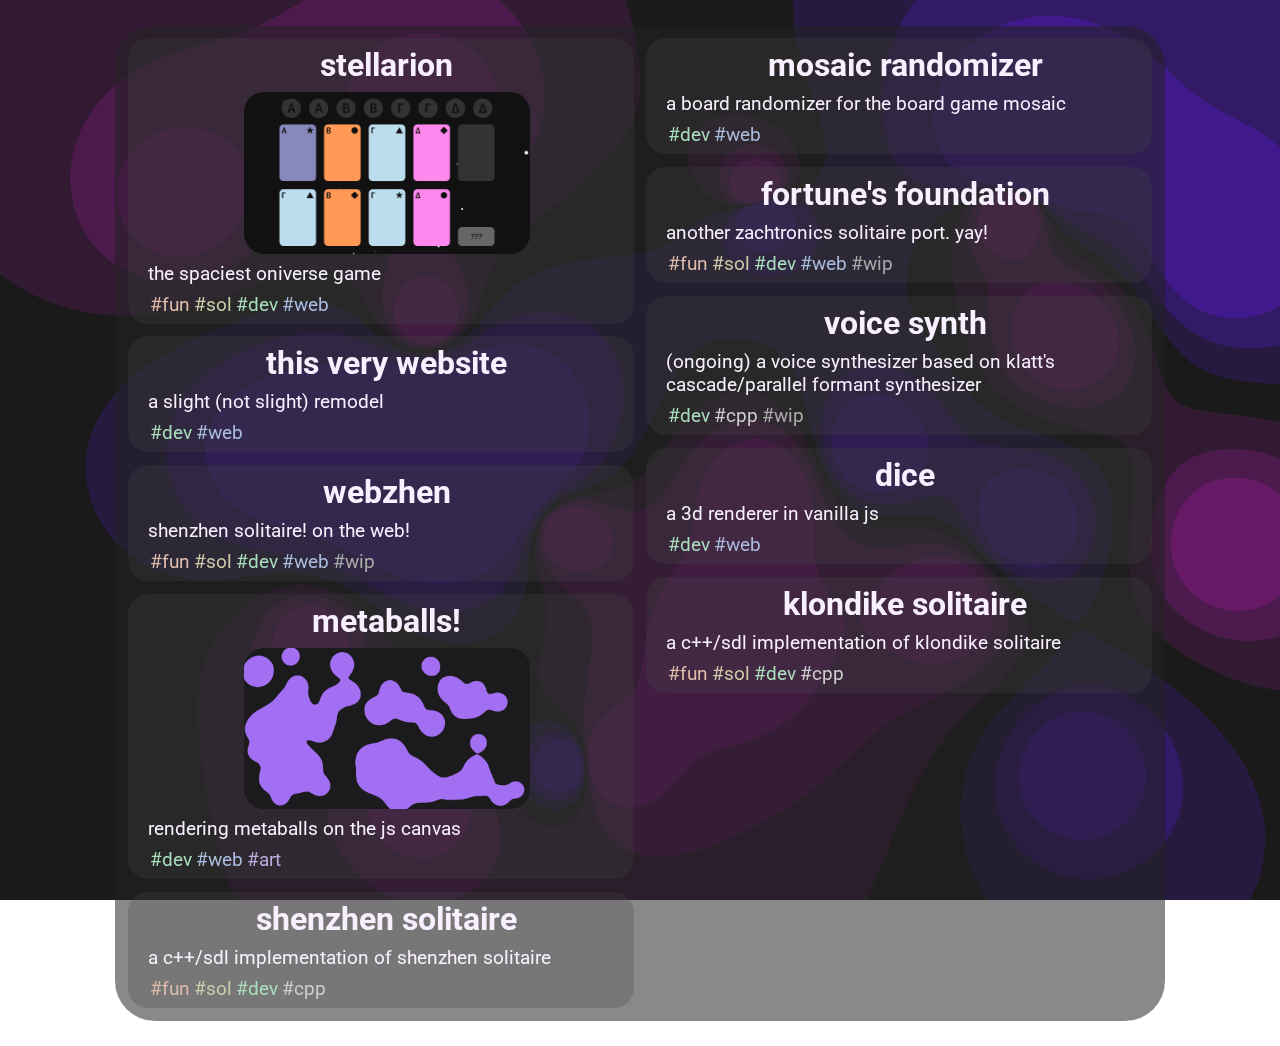
<file: index.html>
<!DOCTYPE html>
<html lang="en">
<head>
    <meta charset="UTF-8">
    <meta name="viewport" content="width=device-width, initial-scale=1.0">
    <title>home | nyxbird</title>
    <link rel="stylesheet" href="styles.css">
    <script src="boxes.js"></script>
    <script src="main.js"></script>
    <script src="shader/shader.js"></script>
    <script src="shader/bg.js"></script>
</head>
<body>
    <canvas id="bg"></canvas>
    <div id="boxgrid"></div>
</body>
</html>
</file>
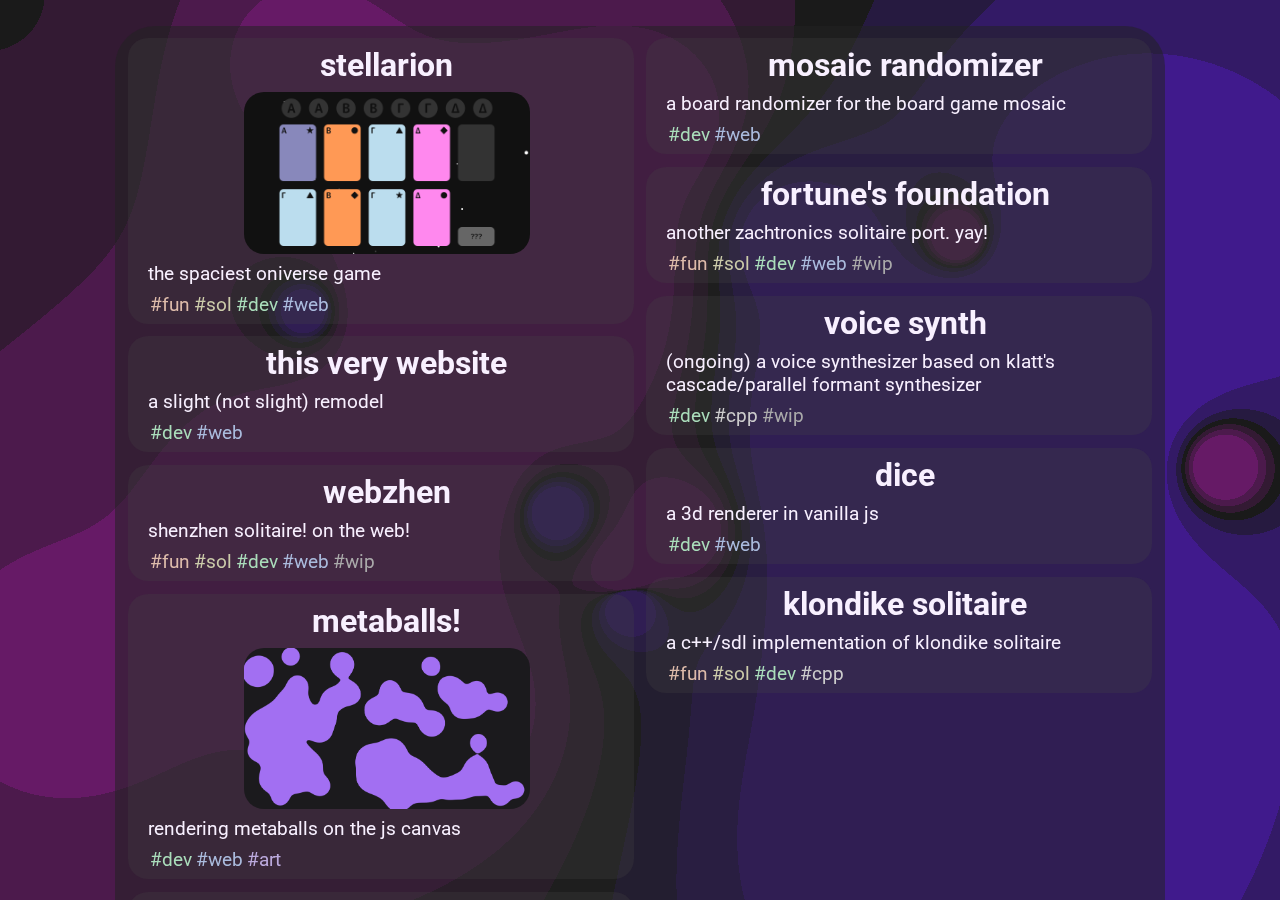
<file: page/index.html>
<!DOCTYPE html>
<html lang="en">
<head>
    <!--Redirects to the home page-->
    <meta charset="UTF-8">
    <meta name="viewport" content="width=device-width, initial-scale=1.0">
    <meta http-equiv="refresh" content="0; url=../" />
</head>
</html>
</file>
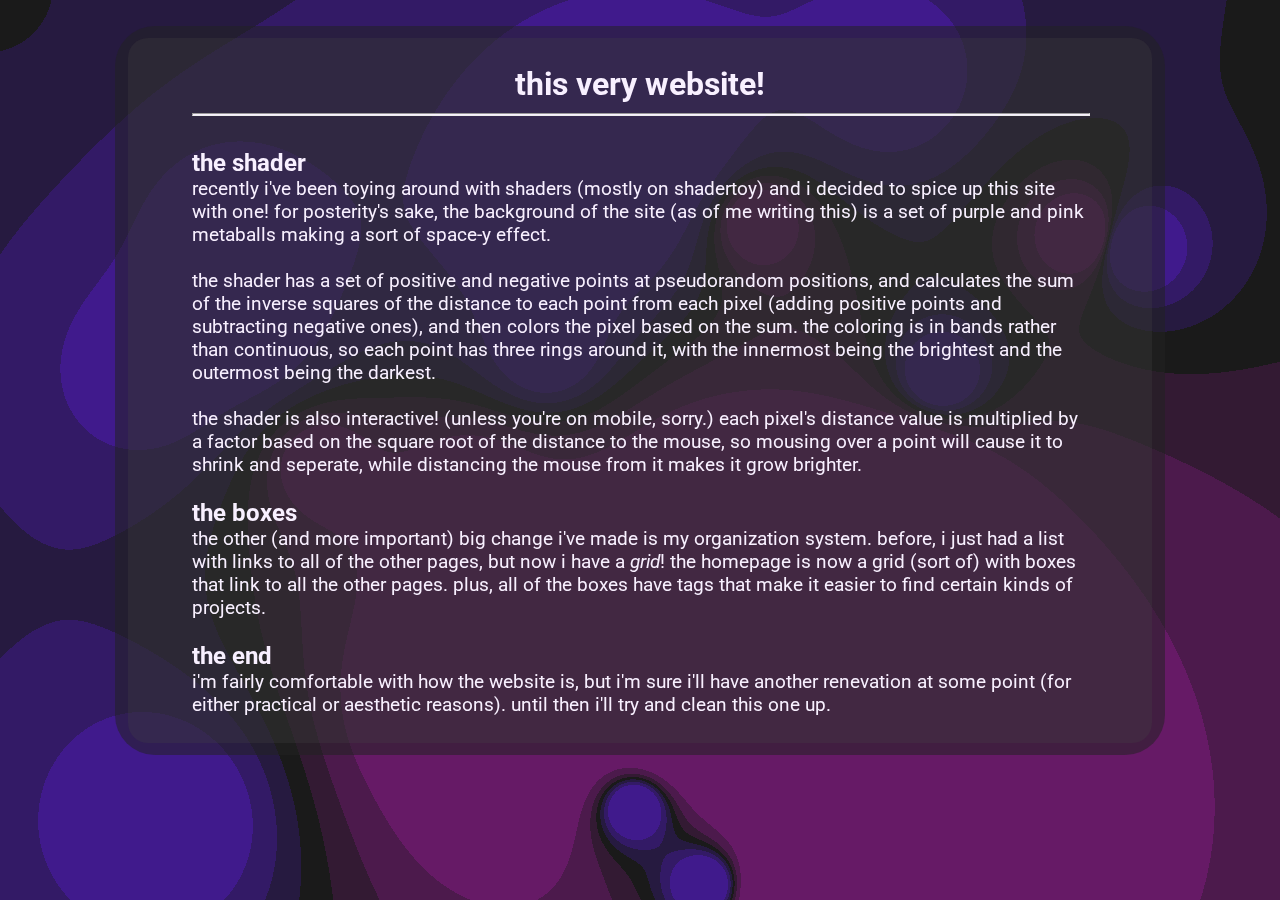
<file: page/this-website/index.html>
<!DOCTYPE html>
<html lang="en">
<head>
    <meta charset="UTF-8">
    <meta name="viewport" content="width=device-width, initial-scale=1.0">
    <title>this very website! | nyxbird</title>
    <link rel="stylesheet" href="../../styles.css">
    <!-- <script src="../../boxes.js"></script>
    <script src="../../main.js"></script> -->
    <script src="../../shader/shader.js"></script>
    <script src="../../shader/bg.js"></script>
</head>
<body>
    <canvas id="bg"></canvas>
    <div class="outerpage">
        <div class="innerpage">
            <p class="boxtitle">this very website!</p>
            <hr>
            <br>
            <p class="subtitle">the shader</p>
            <p>
                recently i've been toying around with shaders (mostly on shadertoy)
                and i decided to spice up this site with one! for posterity's sake,
                the background of the site (as of me writing this) is a set of purple
                and pink metaballs making a sort of space-y effect.
                <br><br>
                the shader has a set of positive and negative points at pseudorandom positions,
                and calculates the sum of the inverse squares of the distance to each point
                from each pixel (adding positive points and subtracting negative ones), and then
                colors the pixel based on the sum. the coloring is in bands rather than continuous,
                so each point has three rings around it, with the innermost being the brightest
                and the outermost being the darkest.
                <br><br>
                the shader is also interactive! (unless you're on mobile, sorry.) each pixel's distance value
                is multiplied by a factor based on the square root of the distance to the mouse, so
                mousing over a point will cause it to shrink and seperate, while distancing the mouse
                from it makes it grow brighter.
            </p>
            <br>
            <p class="subtitle">the boxes</p>
            <p>
                the other (and more important) big change i've made is my organization system.
                before, i just had a list with links to all of the other pages, but now i have
                a <em>grid</em>! the homepage is now a grid (sort of) with boxes that link to all
                the other pages. plus, all of the boxes have tags that make it easier to find
                certain kinds of projects.
                <br><br>
            </p>
            <p class="subtitle">the end</p>
            <p>
                i'm fairly comfortable with how the website is, but i'm sure i'll have another
                renevation at some point (for either practical or aesthetic reasons). until then i'll
                try and clean this one up.
            </p>
        </div>
    </div>
</body>
</html>
</file>
<file: styles.css>
@import url('https://fonts.googleapis.com/css2?family=Roboto:ital,wght@0,100;0,300;0,400;0,500;0,700;0,900;1,100;1,300;1,400;1,500;1,700;1,900&display=swap');

:root {
    /* --bg: #242028; */
    --bg2: #2228;
    /* --bg2: #2d2831; */
    --bg3: #4444;
    /* --bg3: #36303a; */
    --bg4: #6664;
    /* --bg4: #3f3843; */
    --text: #f8f0ff;

    --tags: #bbb;
    --box-bg: #fff1;
}

a {
    text-decoration: none;
}

body {
    margin: 0;
    background-color: var(--bg);
    color: var(--text);
    /* font-family:Roboto, Arial, Helvetica, sans-serif; */
    font-family: Roboto, Arial, Helvetica, sans-serif;
    font-size:larger;
}

#bg {
    position:fixed;
    top:0;
    left:0;
    display:block;
    z-index: -1;
    overflow: hidden;
}

#boxgrid {
    margin: 2vw auto 2vw;
    display:flex;
    /* align-items: center; */
    justify-content: space-evenly;
    width: 80vw;
    background-color: var(--bg2);
    border-radius: 40px;
    gap: 1vw;
    padding: 1vw;
    /* min-height: 100vw; */
}

.boxcol {
    display:flex;
    flex: 1 1 0px;
    /* flex-grow: 1; */
    /* width: calc(77vw/3); */
    flex-direction: column;
    justify-content: flex-start;
    gap: 1vw;
}

.box {
    padding: 16px 8px;
    background-color: var(--bg3);
    /* flex-grow: 1; */
    min-height: 5vh;
    border-radius: 20px;
    min-height:100px;
    /* min-width: 19vw; */
    display: flex;
    flex-direction: column;
    align-items: baseline;
    justify-content: center;
    padding: 8px;
    padding-left: 20px;
    gap:8px;
    color:var(--text);
    text-decoration: none;
    transition: background-color .3s ease-in-out;
}

.box.clickable:hover {
    background-color: var(--bg4);
}

.boxtitle {
    font-weight: bold;
    font-size:xx-large;
    align-self:center;
}

.thumbnail {
    width: 60%;
    align-self:center;
    border-radius: 20px;
}

.boxtags {
    color: var(--tags);
    font-weight: 400;
    /* font-size: medium; */
}

.boxtag {
    color: var(--tag-color);
    padding: 0px 2px;
}

.boxtag:hover {
    background-color: var(--tag-color);
    color: #222;
    font-weight: 900;
    border-radius: 4px;
}

.outerpage {
    margin: 2vw auto 2vw;
    display:flex;
    /* align-items: center; */
    width: 80vw;
    background-color: var(--bg2);
    border-radius: 40px;
    padding: 1vw;
}

.innerpage {
    flex: 1 1 0px;
    background-color: var(--bg3);
    border-radius: 20px;
    display:flex;
    flex-direction: column;
    padding: 16px 8px;
    align-items: baseline;
    justify-content: center;
    padding: 3vh 5vw;
}

hr {
    background-color: var(--text);
    width: 100%;
    height: 1px;
}

.subtitle {
    font-weight: bold;
    font-size:x-large;
}

p {
    margin: 0;
}
</file>
